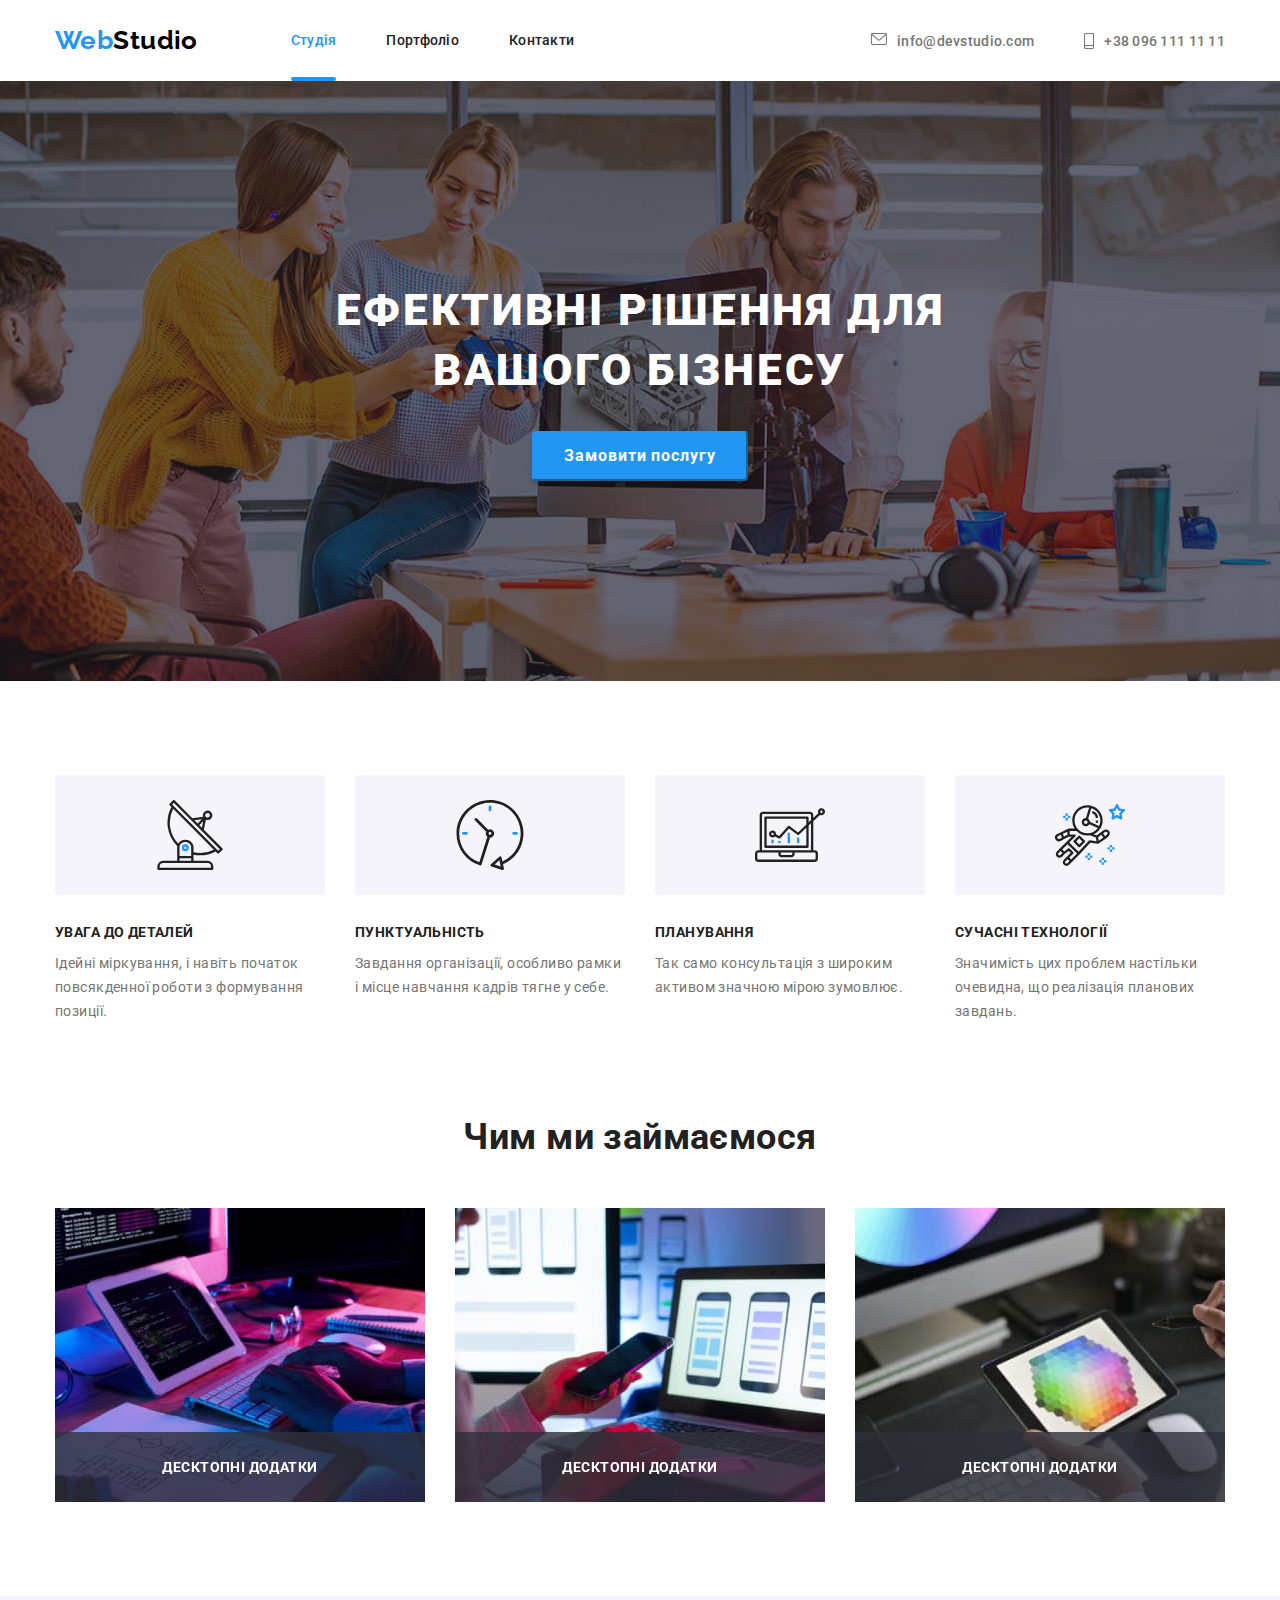
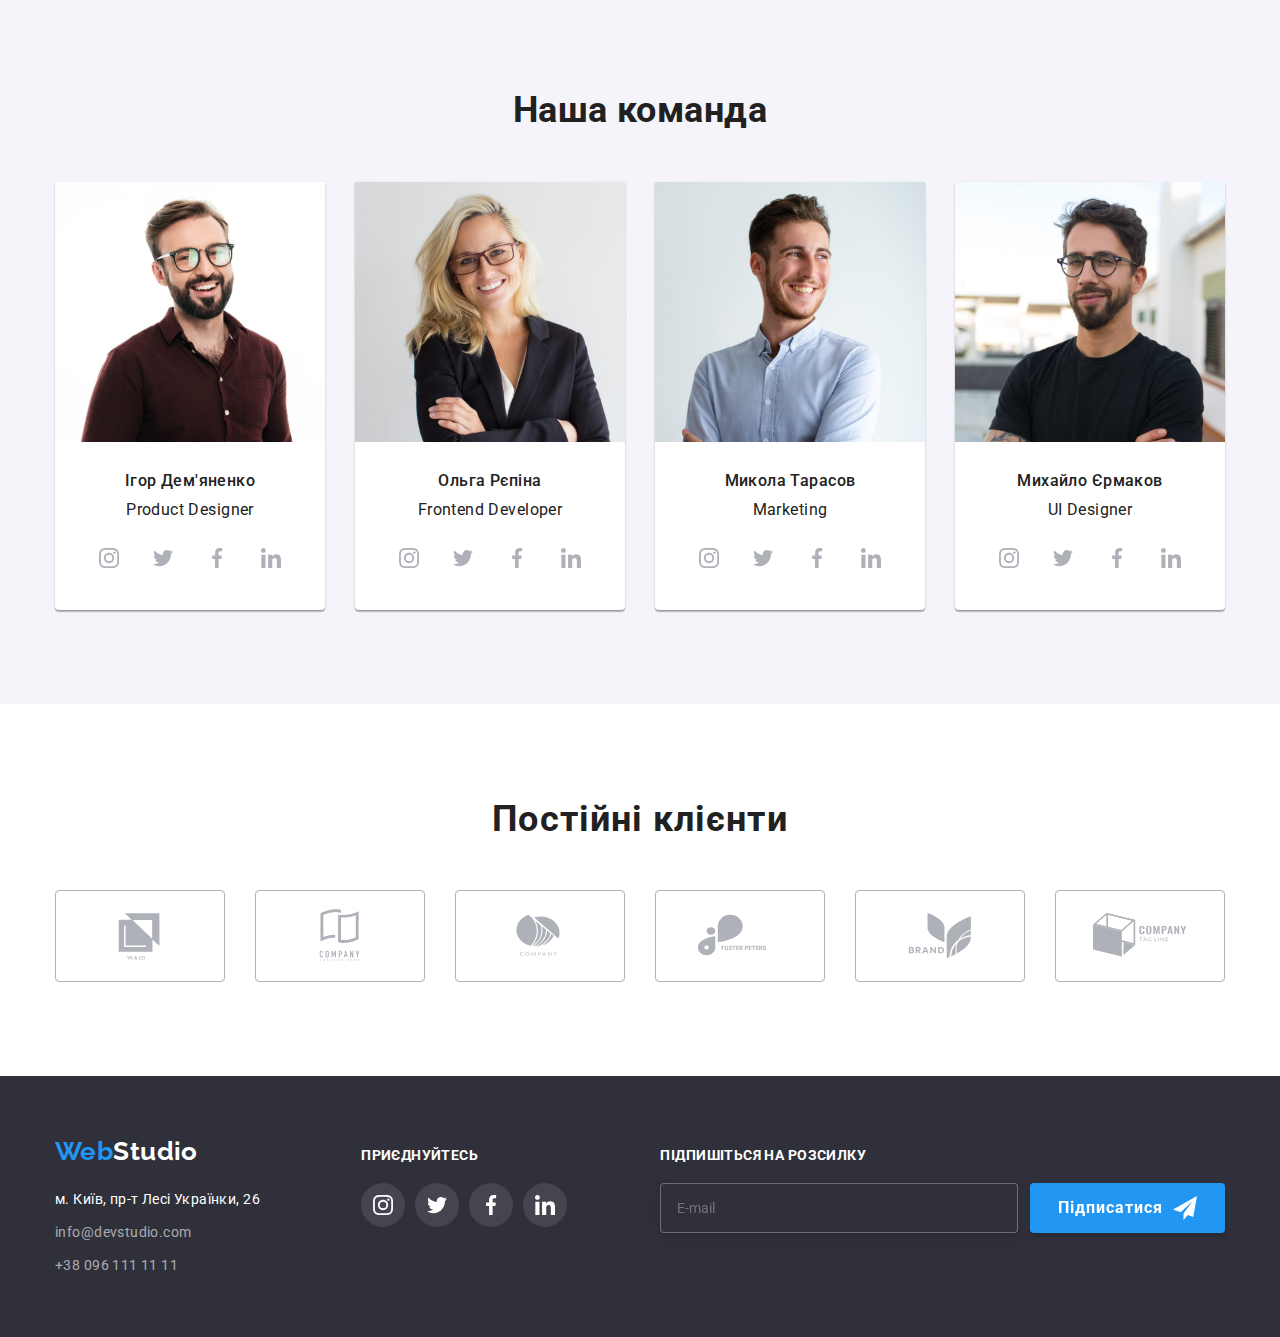
<file: index.html>
<!DOCTYPE html>
<html lang="uk">
<head>
    <meta charset="UTF-8">
    <meta http-equiv="X-UA-Compatible" content="IE=edge">
    <meta name="viewport" content="width=device-width, initial-scale=1.0">
    <title>WebStudio</title>
    <link rel="preconnect" href="https://fonts.googleapis.com">
    <link rel="preconnect" href="https://fonts.gstatic.com" crossorigin>
    <link href="https://fonts.googleapis.com/css2?family=Raleway:wght@700&family=Roboto:wght@400;500;700;900&display=swap"
        rel="stylesheet">
    <link rel="stylesheet" href="https://cdn.jsdelivr.net/npm/modern-normalize@1.1.0/modern-normalize.min.css">
    <link rel="stylesheet" href="./css/main.min.css">
    <!-- <link rel="stylesheet" href="./css/styles.css"> -->
  </head>

<body>
    <!-- HEADER - Верх сторінки з активними елементами -->
    <header class="header"> 
        <div class="header__content container">
            
            <a class="logotipe link" href="#" > 
                <span class="logotipe__web">Web</span>
                <span class="logotipe__studio">Studio</span> 
            </a>
            
            <nav class="navigation">
                
                <ul class="navigation__list list">
                    <li class="navigation__item"><a href="#" class="link navigation__link--active" > Студія </a></li>
                    <li class="navigation__item"><a href="./portfolio.html" class="link" >Портфоліо</a></li>
                    <li class="navigation__item"><a href="" class="link" >Контакти</a></li>
                </ul>
            </nav>

            <ul class="contact list">
                <li>
                    <a href="mailto:info@devstudio.com" class="contact link">
                    <svg class="contact__mail" width="16" height="12">
                        <use href="./images/icons.svg#icon-mail"></use>
                    </svg>
                    info@devstudio.com
                    </a>
                </li>
                <li><a href="tel:+380961111111" class="contact link"> 
                    <svg class="contact__tel" width="10" height="16">
                        <use href="./images/icons.svg#icon-tel"></use>
                    </svg>
                    +38 096 111 11 11
                    </a>
                </li>
            </ul>
        </div>
    </header>

    <main>
        <!-- CAP - Шапка -->
        
        <section class="cap">
            <div class="cap__container container">
                <h1 class="cap__title">Ефективні рішення для <br>
                    вашого бізнесу</h1>
                <button class="cap__button" type="button" data-modal-open> Замовити послугу</button>
            </div>
            
            <!-- MODAL FORM -->
            
            <div class="modal-backdrop is-hidden" data-modal>
                <div class="modal">
                    <button class="modal__icon" type="button" data-modal-close> 
                        <svg  class="modal__icon-svg" width="18" height="18">
                        <use  href="./images/icons.svg#icon-close-button"></use>
                        </svg>
                    </button>
                    <p class="modal__tytle">Залиште свої дані, ми вам передзвонимо</p>
                    
                               
                    
                    <form>
                        <div role="group" class="modal-group"> 
                           
                                
                            <div class="modal-group__item">    
                                <label class="modal-group__label" for="user-name">Ім'я</label>
                                <input class="modal-group__input" type="text" name="user-name" id="user-name">
                                <svg class="modal-group__icon" width="18" height="18">
                                    <use href="./images/icons.svg#icon-person"></use>
                                </svg>
                            </div>

                            <div class="modal-group__item">
                                <label class="modal-group__label" for="phone_number">Телефон</label>
                                <input class="modal-group__input" type="tel" name="phone_number" id="phone_number">
                                <svg class="modal-group__icon" width="18" height="18">
                                    <use href="./images/icons.svg#icon-phone"></use>
                                </svg>
                            </div>

                            <div class="modal-group__item">     
                                <label class="modal-group__label" for="email_user">Пошта</label>
                                <input class="modal-group__input" type="email" name="email_user" id="email_user">
                                <svg class="modal-group__icon" width="18" height="18">
                                    <use href="./images/icons.svg#icon-email"></use>
                                </svg>
                            </div>

                            <div class="modal-group__item">
                                <label class="modal-group__label" for="comment">Коментар</label>
                                <textarea class="modal-group__comment" name="comment" id="comment" placeholder="Введіть текст"></textarea>

                            </div>

                            <div class="modal-group__checkbox">
                                <input class="modal-group__input-polisy" type="checkbox" name="policy" id="policy" background-image>
                                <label class="modal-group__label-polisy" for="policy">Погоджуюся з розсилкою та приймаю <a class="modal-group__link-polisy" href="">Умови договору</a>
                                </label>
                            </div>
                            
                            
                            <button class="modal-group__button" type="submit">
                                Відправити
                            </button>
                        </div>
                        
                           
                            
                        
                    </form>
                </div>
            </div>

            <!-- END MODAL FORM -->

        </section>
        
        <!-- Features - Особливості -->
        <section class="features">

            <div class="features__container container">
            
                <h2 class="features__h2">Особливості</h2>

                <ul class="features__list list">
                    <li class="features__item">
                        <div class="features__icon">
                        <svg class="features__icon-antenna" width="70" height="70">
                            <use href="./images/icons.svg#icon-antenna"></use>
                        </svg>
                        </div>
                        <h3>УВАГА ДО ДЕТАЛЕЙ</h3>
                        <p> Ідейні міркування, і навіть початок повсякденної роботи з формування позиції.</p></li>
                                        
                    <li class="features__item">
                        <div class="features__icon">
                            <svg class="features__icon-clock" width="70" height="70">
                                <use href="./images/icons.svg#icon-clock"></use>
                            </svg>
                        </div>
                        <h3>ПУНКТУАЛЬНІСТЬ</h3>
                        <p> Завдання організації, особливо рамки і місце навчання кадрів тягне у себе.</p></li>
                            
                    <li class="features__item">
                        <div class="features__icon">
                            <svg class="features__icon-diagram" width="70" height="70">
                                <use href="./images/icons.svg#icon-diagram"></use>
                            </svg>
                        </div>
                        <h3>ПЛАНУВАННЯ</h3>
                        <p>Так само консультація з широким активом значною мірою зумовлює.</p></li>
                            
                    <li class="features__item">
                        <div class="features__icon">
                            <svg class="features__icon-astronaut" width="70" height="70">
                                <use href="./images/icons.svg#icon-astronaut"></use>
                            </svg>
                        </div>
                        <h3>СУЧАСНІ ТЕХНОЛОГІЇ</h3>
                        <p>Значимість цих проблем настільки очевидна, що реалізація планових завдань.</p></li>
                </ul>
            </div>
            </section>

        <!-- work - Чим ми займаємося -->
        <section class="work">
            <div class="work__container container">
                <h2 class="work__title">Чим ми займаємося</h2>
                
                <ul class="work__list list">
                    <div class="work__img">
                    <li><img src="./images/box1.jpg" alt="box1" width="370" height="294">
                        <p class="work-list__paragraf">
                        Десктопні додатки
                        </p>
                    </li>
                    </div>
                    <div class="work__img">
                        <li><img src="./images/box2.jpg" alt="box2" width="370" height="294">
                            <p class="work-list__paragraf">
                                Десктопні додатки
                            </p>
                        </li>
                    </div>
                    <div class="work__img">
                        <li><img src="./images/box3.jpg" alt="box3" width="370" height="294">
                            <p class="work-list__paragraf">
                                Десктопні додатки
                            </p>
                        </li>
                    </div>
                </ul>    
            </div>
        </section>
        
        <!-- team - Наша команда -->
        <section class="team">
        
            <div class="team__container container">
                <h2 class="team__title">Наша команда</h2>
                
                <ul class="team__list list"> 
                    <li class="team__item">
                        <img src="./images/ProductDesigner.jpg" alt="Ігор Дем'яненко" width="270" height="260">
                        <div class="team__info">
                            <h3>Ігор Дем'яненко</h3>
                            <p> Product Designer</p>
                            <ul class="team__social list">
                                <li>
                                    <a href="#" class="team__icon link">
                                        <svg class="icon-instagram" width="20" height="20">
                                            <use href="./images/icons.svg#icon-instagram"></use>
                                        </svg>
                                    </a>
                                </li>
                                    
                                <li>
                                    <a href="#" class="team__icon link">
                                        <svg class="icon-twitter" width="20" height="20">
                                            <use href="./images/icons.svg#icon-twitter"></use>
                                        </svg>
                                    </a>
                                </li>
                                    
                                <li>
                                <a href="#" class="team__icon link">
                                        <svg class="icon-facebook" width="20" height="20">
                                            <use href="./images/icons.svg#icon-facebook"></use>
                                        </svg>
                                    </a>
                                </li>
                                
                                <li>
                                <a href="#" class="team__icon link">
                                        <svg class="icon-linkedin" width="20" height="20">
                                            <use href="./images/icons.svg#icon-linkedin"></use>
                                        </svg>
                                    </a>
                                </li>
                            </ul> 
                                
                            
                        </div>

                        </li>
                    <li class="team__item">
                        <img src="./images/FrontendDeveloper.jpg" alt="Ольга Рєпіна" width="270" height="260">
                        <div class="team__info">
                            <h3>Ольга Рєпіна</h3>
                            <p>Frontend Developer</p>
                            <ul class="team__social list">
                                <li>
                                    <a href="#" class="team__icon link">
                                        <svg class="icon-instagram" width="20" height="20">
                                            <use href="./images/icons.svg#icon-instagram"></use>
                                        </svg>
                                    </a>
                                </li>
                            
                                <li>
                                    <a href="#" class="team__icon link">
                                        <svg class="icon-twitter" width="20" height="20">
                                            <use href="./images/icons.svg#icon-twitter"></use>
                                        </svg>
                                    </a>
                                </li>
                            
                                <li>
                                    <a href="#" class="team__icon link">
                                        <svg class="icon-facebook" width="20" height="20">
                                            <use href="./images/icons.svg#icon-facebook"></use>
                                        </svg>
                                    </a>
                                </li>
                            
                                <li>
                                    <a href="#" class="team__icon link">
                                        <svg class="icon-linkedin" width="20" height="20">
                                            <use href="./images/icons.svg#icon-linkedin"></use>
                                        </svg>
                                    </a>
                                </li>
                            </ul>
                            
                        </div>
                        </li>
                    <li class="team__item">
                        <img src="./images/Marketing.jpg" alt="Микола Тарасов" width="270" height="260">
                        <div class="team__info">
                            <h3>Микола Тарасов</h3>
                            <p> Marketing</p>
                            <ul class="team__social list">
                                <li>
                                    <a href="#" class="team__icon link">
                                        <svg class="icon-instagram" width="20" height="20">
                                            <use href="./images/icons.svg#icon-instagram"></use>
                                        </svg>
                                    </a>
                                </li>
                            
                                <li>
                                    <a href="#" class="team__icon link">
                                        <svg class="icon-twitter" width="20" height="20">
                                            <use href="./images/icons.svg#icon-twitter"></use>
                                        </svg>
                                    </a>
                                </li>
                            
                                <li>
                                    <a href="#" class="team__icon link">
                                        <svg class="icon-facebook" width="20" height="20">
                                            <use href="./images/icons.svg#icon-facebook"></use>
                                        </svg>
                                    </a>
                                </li>
                            
                                <li>
                                    <a href="#" class="team__icon link">
                                        <svg class="icon-linkedin" width="20" height="20">
                                            <use href="./images/icons.svg#icon-linkedin"></use>
                                        </svg>
                                    </a>
                                </li>
                            </ul>
                        </div>
                    </li>
                        <li class="team__item">
                                           
                        <img src="./images/UIDesigner.jpg" alt="Михайло Єрмаков" width="270" height="260">
                        <div class="team__info">
                            <h3>Михайло Єрмаков</h3>
                            <p>UI Designer</p>
                            <ul class="team__social list">
                                <li>
                                    <a href="#" class="team__icon link">
                                        <svg class="icon-instagram" width="20" height="20">
                                            <use href="./images/icons.svg#icon-instagram"></use>
                                        </svg>
                                    </a>
                                </li>
                            
                                <li>
                                    <a href="#" class="team__icon link">
                                        <svg class="icon-twitter" width="20" height="20">
                                            <use href="./images/icons.svg#icon-twitter"></use>
                                        </svg>
                                    </a>
                                </li>
                            
                                <li>
                                    <a href="#" class="team__icon link">
                                        <svg class="icon-facebook" width="20" height="20">
                                            <use href="./images/icons.svg#icon-facebook"></use>
                                        </svg>
                                    </a>
                                </li>
                            
                                <li>
                                    <a href="#" class="team__icon link">
                                        <svg class="icon-linkedin" width="20" height="20">
                                            <use href="./images/icons.svg#icon-linkedin"></use>
                                        </svg>
                                    </a>
                                </li>
                            </ul>
                        </div>

                        </li>
                        
                        
                </ul>
            </div>
        </section>

        <!-- Regular customers Постійні клієнти -->

        <section class="customers">
        
            <div class="customers__container container">
                
                <h2 class="customers__title">Постійні клієнти</h2>
                
                <ul class="customers__list list">
                    <li>
                        <a class="customers__icon" href="">
                                                            
                                <svg class="icon-logo" width="106" height="60">
                                    <use href="./images/icons.svg#icon-logo"></use>
                                </svg>
                                
                        </a></li>
                    <li>
                        <a class="customers__icon" href="">
                            
                            
                                <svg class="icon-logo-1" width="106" height="60">
                                    <use href="./images/icons.svg#icon-logo-1"></use>
                                </svg>
                            
                        </a></li>
                    <li>
                        <a class="customers__icon" href="">
                            
                                <svg class="icon-logo-2" width="106" height="60">
                                    <use href="./images/icons.svg#icon-logo-2"></use>
                                </svg>
                            
                        </a></li>
                    <li>
                        <a class="customers__icon" href="">
                            
                                <svg class="icon-logo-3" width="106" height="60">
                                    <use href="./images/icons.svg#icon-logo-3"></use>
                                </svg>
                            
                        </a></li>
                    <li>
                        <a class="customers__icon" href="">
                            
                                <svg class="icon-logo-4" width="106" height="60">
                                    <use href="./images/icons.svg#icon-logo-4"></use>
                                </svg>
                            
                        </a></li>
                    <li>
                        <a class="customers__icon" href="">
                            
                                <svg class="icon-logo-5" width="106" height="60">
                                    <use href="./images/icons.svg#icon-logo-5"></use>
                                </svg>
                            
                        </a></li>
                </ul>
                
                
        
                
        
        
                
            </div>
        </section>
    </main>

    <footer class="footer">

        <div class="footer__container container">
                <div>
                <a class="logotipe logotipe--margin link" href="#">
                    <span class="logotipe__web">Web</span>
                    <span class="logotipe__studio logotipe__studio--color">Studio</span>
                </a>
                <address class="footer__contact">
                    <ul class="address list">
                        <li><a class="address__item link" href="https://goo.gl/maps/Fz6GeaeqfLtcT4g48" target="_blank" rel="noopener norefferer nofollov">м. Київ, пр-т Лесі Українки, 26</a></li>
                        <li><a class="address__mail link" href="mailto:info@devstudio.com">info@devstudio.com</a></li>
                        <li><a class="address__tel link"href="tel:+380961111111">+38 096 111 11 11</a></li>
                    </ul>
                </address>
                </div>
                <div>
                    <p class="footer__title">
                        приєднуйтесь
                    </p>
                    <div class="footer__social">
                        <a href=# class="footer__icon link">
                            <svg class="icon-instagram" width="20" height="20">
                                <use href="./images/icons.svg#icon-instagram"></use>
                            </svg>
                        </a>
                        <a href=# class="footer__icon link">
                            <svg class="icon-twitter" width="20" height="20">
                                <use href="./images/icons.svg#icon-twitter"></use>
                            </svg>
                        </a>
                        <a href=# class="footer__icon link">
                            <svg class="icon-facebook" width="20" height="20">
                                <use href="./images/icons.svg#icon-facebook"></use>
                            </svg>
                        </a>
                        <a href=# class="footer__icon link">
                            <svg class="icon-linkedin" width="20" height="20">
                                <use href="./images/icons.svg#icon-linkedin"></use>
                            </svg>
                        </a>
                    </div>
                </div>
                <div class="footer__form">
                    <p class="footer__title">
                      Підпишіться на розсилку
                    </p>
                    <div role="group">
                        <form>
                            <div class="subscribe">
                                <input class="subscribe__input" type="email" name="email-user" id="email-user" placeholder="E-mail">
                                <button class="subscribe__button" type="submit">
                                    Підписатися
                                </button>
                                <svg class="icon-send" width="24" height="24">
                                    <use href="./images/icons.svg#icon-send"></use>
                                </svg>
                            </div>
                            
                                
                            
                        </form>
                    </div>
                </div>
        </div>
    </footer>
    
    <script src="./js/modal.js"></script>
    
</body>
</html>
</file>
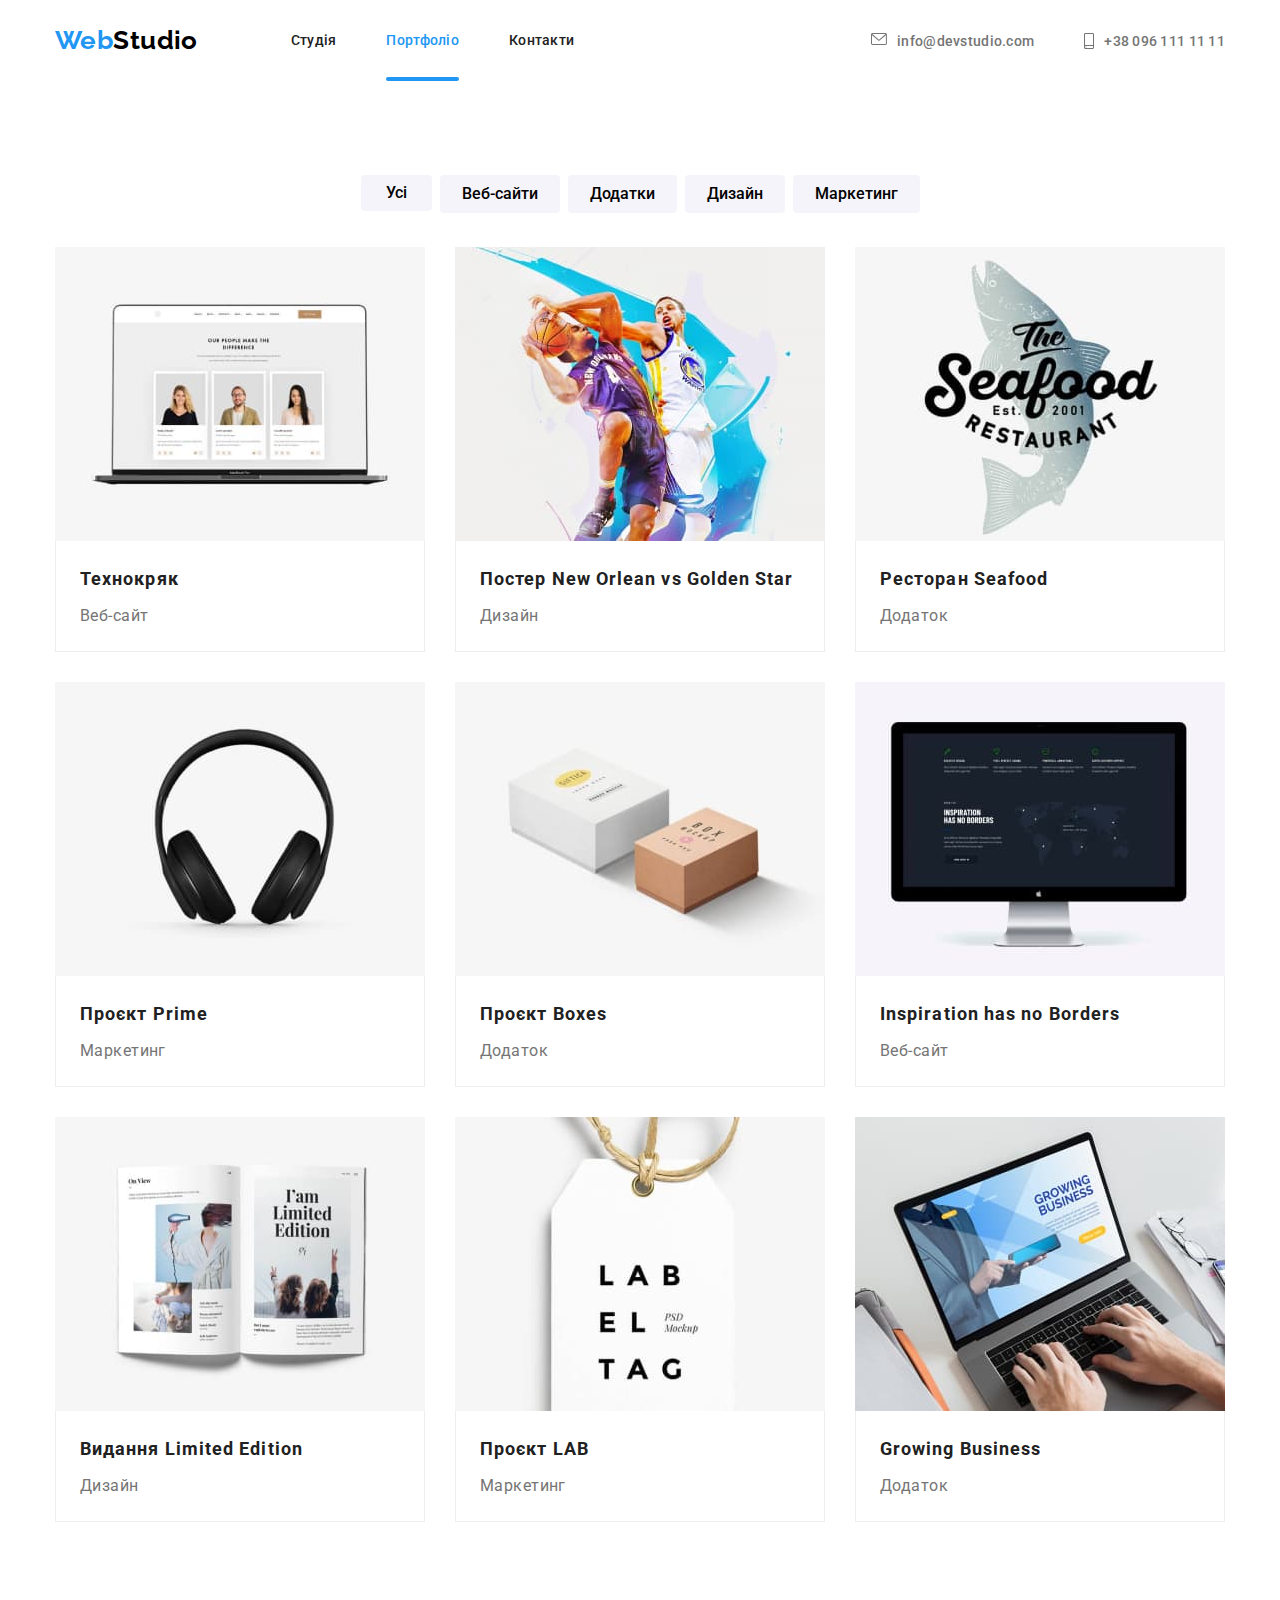
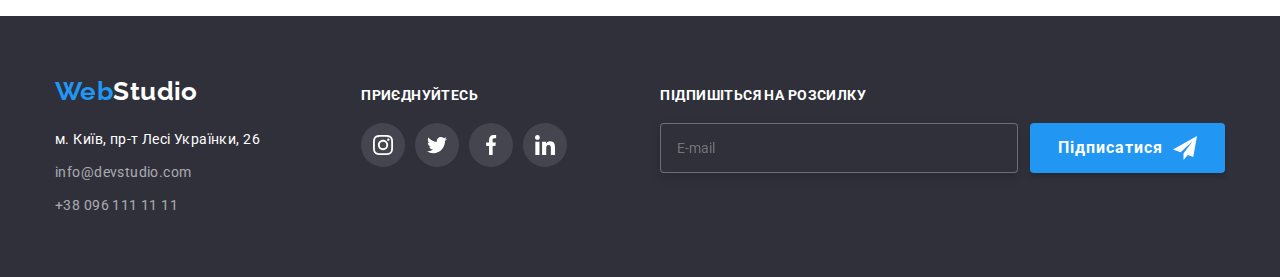
<file: portfolio.html>
<!DOCTYPE html>
<html lang="uk">

<head>
    <meta charset="UTF-8">
    <meta http-equiv="X-UA-Compatible" content="IE=edge">
    <meta name="viewport" content="width=device-width, initial-scale=1.0">
    <title>Portfolio</title>
    <link rel="preconnect" href="https://fonts.googleapis.com">
    <link rel="preconnect" href="https://fonts.gstatic.com" crossorigin>
    <link href="https://fonts.googleapis.com/css2?family=Raleway:wght@700&family=Roboto:wght@400;500;700;900&display=swap"
        rel="stylesheet">
    <link rel="stylesheet" href="https://cdn.jsdelivr.net/npm/modern-normalize@1.1.0/modern-normalize.min.css">
    <link rel="stylesheet" href="./css/main.min.css">
    <link rel="stylesheet" href="./css/styles.css">
</head>

<body>
    <!-- Верх сторінки з активними елементами -->
<header class="header">
    <div class="header__content container">

        <a class="logotipe link" href="#">
            <span class="logotipe__web">Web</span>
            <span class="logotipe__studio">Studio</span>
        </a>

        <nav class="navigation">

            <ul class="navigation__list list">
                <li class="navigation__item"><a href="./index.html" class="link"> Студія </a></li>
                <li class="navigation__item"><a href="#" class="link navigation__link--active">Портфоліо</a></li>
                <li class="navigation__item"><a href="" class="link">Контакти</a></li>
            </ul>
        </nav>

        <ul class="contact list">
            <li>
                <a href="mailto:info@devstudio.com" class="contact link">
                    <svg class="contact__mail" width="16" height="12">
                        <use href="./images/icons.svg#icon-mail"></use>
                    </svg>
                    info@devstudio.com
                </a>
            </li>
            <li><a href="tel:+380961111111" class="contact link">
                    <svg class="contact__tel" width="10" height="16">
                        <use href="./images/icons.svg#icon-tel"></use>
                    </svg>
                    +38 096 111 11 11
                </a>
            </li>
        </ul>
    </div>
</header>

    <main>
       
       
        
        <!-- Фільтри -->
        <section class="portfolio">
            <div class="container">    
                <h1 class="portfolio__visually-hidden" >Портфоліо</h1>

                <ul class="portfolio__filters list">
                        <li><button class="portfolio__buttonall" type="button">Усі</button></li>
                        <li><button class="portfolio__filtersbutton" type="button"> Веб-сайти</button></li>
                        <li><button class="portfolio__filtersbutton" type="button"> Додатки</button></li>
                        <li><button class="portfolio__filtersbutton" type="button"> Дизайн</button></li>
                        <li><button class="portfolio__filtersbutton" type="button"> Маркетинг</button></li>
                </ul>
                

                            <!-- Портфоліо -->

                <ul class="portfolio__list list">
                                        
                        <li class="portfolio__item">
                            <div class="portfolio__overley">
                            <a class="portfolio__link link" href="">
                                <img src="./images/Portfolio-Tehno.jpg" alt="Технокряк" width="370" height="294">
                                <p class="portfolio__text">
                                    Ресурс пропонує комплексні пропозиції з різним рівнем функціоналу та сервісів. 
                                    Все це дозволить відвідувачу отримати
                                    вичерпні відомості про компанію чи приватну особу.
                                </p>
                            </div>
                                <div class="portfolio__info">
                                    <h2>Технокряк</h2>
                                    <p>Веб-сайт</p>
                                </div>
                            </a>
                           
                            
                                    
                                
                            
                            
                        </li>
                    
                    
                    
                        <li class="portfolio__item">
                            <div class="portfolio__overley">
                            <a class="portfolio__link link" href="">
                            <img src="./images/Portfolio-New-Orlean-vs-Golden-Star.jpg" alt="Постер" width="370" height="294">
                                    <p class="portfolio__text">
                                    Ресурс пропонує комплексні пропозиції з різним рівнем функціоналу та сервісів. 
                                    Все це дозволить відвідувачу отримати
                                    вичерпні відомості про компанію чи приватну особу.
                                </p>    
                        </div>
                            <div class="portfolio__info">
                                <h2>Постер New Orlean vs Golden Star</h2>
                                <p>Дизайн</p>
                            </div>
                            </a>
                            
                            
                        </li>
                    
                    
                    
                        <li class="portfolio__item">
                            <div class="portfolio__overley">
                            <a class="portfolio__link link" href="">
                                <img src="./images/Portfolio-Restaurant-Seafood.jpg" alt="Ресторан" width="370" height="294">
                            <p class="portfolio__text">
                                    Ресурс пропонує комплексні пропозиції з різним рівнем функціоналу та сервісів. 
                                    Все це дозволить відвідувачу отримати
                                    вичерпні відомості про компанію чи приватну особу.
                                </p>    
                            </div>
                                <div class="portfolio__info">
                                    <h2>Ресторан Seafood</h2>
                                    <p>Додаток</p>
                                </div>
                            </a>
                            
                        </li>
                    
                    
                    
                        <li class="portfolio__item">
                            <div class="portfolio__overley">
                            <a class="portfolio__link link" href="">
                                <img src="./images/Portfolio-Project-Prime.jpg" alt="Проєкт Prime" width="370" height="294">
                            <p class="portfolio__text">
                                    Ресурс пропонує комплексні пропозиції з різним рівнем функціоналу та сервісів. 
                                    Все це дозволить відвідувачу отримати
                                    вичерпні відомості про компанію чи приватну особу.
                                </p>    
                            </div>
                                <div class="portfolio__info">
                                
                                    <h2>Проєкт Prime</h2>
                                    <p>Маркетинг</p>
                                </div>
                            </a>
                           
                        </li>
                    
                    
                    
                        <li class="portfolio__item">
                            <div class="portfolio__overley">
                            <a class="portfolio__link link" href="">
                                <img src="./images/Portfolio-Project-Boxes.jpg" alt="Проєкт Boxes" width="370" height="294">
                            <p class="portfolio__text">
                                    Ресурс пропонує комплексні пропозиції з різним рівнем функціоналу та сервісів. 
                                    Все це дозволить відвідувачу отримати
                                    вичерпні відомості про компанію чи приватну особу.
                                </p>    
                            </div>
                                <div class="portfolio__info">
                                
                                    <h2>Проєкт Boxes</h2>
                                    <p>Додаток</p>
                                </div>
                            </a>
                            
                        </li>
                    
                    
                    
                        <li class="portfolio__item">
                            <div class="portfolio__overley">
                            <a class="portfolio__link link" href="">
                                <img src="./images/Portfolio-Inspiration-has-no-Borders.jpg" alt="Inspiration has no Borders" width="370" height="294">
                            <p class="portfolio__text">
                                    Ресурс пропонує комплексні пропозиції з різним рівнем функціоналу та сервісів. 
                                    Все це дозволить відвідувачу отримати
                                    вичерпні відомості про компанію чи приватну особу.
                                </p>    
                            </div>
                                <div class="portfolio__info">
                                    <h2>Inspiration has no Borders</h2>
                                    <p>Веб-сайт</p>
                                </div>
                            </a>
                            
                        </li>
                    
                    
                    
                        <li class="portfolio__item">
                            <div class="portfolio__overley">
                            <a class="portfolio__link link" href="">
                                <img src="./images/Portfolio-Limited-Edition.jpg" alt="Видання Limited Edition" width="370" height="294">
                            <p class="portfolio__text">
                                    Ресурс пропонує комплексні пропозиції з різним рівнем функціоналу та сервісів. 
                                    Все це дозволить відвідувачу отримати
                                    вичерпні відомості про компанію чи приватну особу.
                                </p>    
                            </div>
                                <div class="portfolio__info">
                                    <h2>Видання Limited Edition</h2>
                                    <p>Дизайн</p>
                                </div>
                            </a>
                                                       
                        </li>
                    
                    
                    
                        <li class="portfolio__item">
                            <div class="portfolio__overley">
                            <a class="portfolio__link link" href="">
                                <img src="./images/Portfolio-Project-LAB.jpg" alt="Проєкт LAB" width="370" height="294">
                            <p class="portfolio__text">
                                    Ресурс пропонує комплексні пропозиції з різним рівнем функціоналу та сервісів. 
                                    Все це дозволить відвідувачу отримати
                                    вичерпні відомості про компанію чи приватну особу.
                                </p>    
                            </div>
                                <div class="portfolio__info">
                                    <h2>Проєкт LAB</h2>
                                    <p>Маркетинг</p>
                                </div>
                            </a>
                            
                        </li>
                    
                    
                    
                        <li class="portfolio__item">
                            <div class="portfolio__overley">
                            <a class="portfolio__link link" href="">
                                <img src="./images/Portfolio-Growing-Business.jpg" alt="Growing Business" width="370" height="294">
                            <p class="portfolio__text">
                                    Ресурс пропонує комплексні пропозиції з різним рівнем функціоналу та сервісів. 
                                    Все це дозволить відвідувачу отримати
                                    вичерпні відомості про компанію чи приватну особу.
                                </p>    
                            </div>
                                <div class="portfolio__info">
                                    <h2>Growing Business</h2>
                                    <p>Додаток</p>
                                </div>
                            </a>
                            
                        </li>
                    
                </ul>

            </div>
        </section>
    </main>

    <footer class="footer">
    
        <div class="footer__container container">
            <div>
                <a class="logotipe logotipe--margin link" href="#">
                    <span class="logotipe__web">Web</span>
                    <span class="logotipe__studio logotipe__studio--color">Studio</span>
                </a>
                <address class="footer__contact">
                    <ul class="address list">
                        <li><a class="address__item link" href="https://goo.gl/maps/Fz6GeaeqfLtcT4g48" target="_blank"
                                rel="noopener norefferer nofollov">м. Київ, пр-т Лесі Українки, 26</a></li>
                        <li><a class="address__mail link" href="mailto:info@devstudio.com">info@devstudio.com</a></li>
                        <li><a class="address__tel link" href="tel:+380961111111">+38 096 111 11 11</a></li>
                    </ul>
                </address>
            </div>
            <div>
                <p class="footer__title">
                    приєднуйтесь
                </p>
                <div class="footer__social">
                    <a href=# class="footer__icon link">
                        <svg class="icon-instagram" width="20" height="20">
                            <use href="./images/icons.svg#icon-instagram"></use>
                        </svg>
                    </a>
                    <a href=# class="footer__icon link">
                        <svg class="icon-twitter" width="20" height="20">
                            <use href="./images/icons.svg#icon-twitter"></use>
                        </svg>
                    </a>
                    <a href=# class="footer__icon link">
                        <svg class="icon-facebook" width="20" height="20">
                            <use href="./images/icons.svg#icon-facebook"></use>
                        </svg>
                    </a>
                    <a href=# class="footer__icon link">
                        <svg class="icon-linkedin" width="20" height="20">
                            <use href="./images/icons.svg#icon-linkedin"></use>
                        </svg>
                    </a>
                </div>
            </div>
            <div class="footer__form">
                <p class="footer__title">
                    Підпишіться на розсилку
                </p>
                <div role="group">
                    <form>
                        <div class="subscribe">
                            <input class="subscribe__input" type="email" name="email-user" id="email-user"
                                placeholder="E-mail">
                            <button class="subscribe__button" type="submit">
                                Підписатися
                            </button>
                            <svg class="icon-send" width="24" height="24">
                                <use href="./images/icons.svg#icon-send"></use>
                            </svg>
                        </div>
    
    
    
                    </form>
                </div>
            </div>
        </div>
    </footer>

    <script src="./js/modal.js"></script>

</body>

</html>
</file>
<file: css/styles.css>

</file>
<file: css/main.min.css>
html{-webkit-box-sizing:border-box;box-sizing:border-box}*,*::before,*::after{-webkit-box-sizing:inherit;box-sizing:inherit}:root{--second-font: "Raleway", sans-serif;--color-body: #212121;--color-body-second: #757575;--accent-color: #2196F3}h1,h2,h3,h4,h5,h6,p{margin:0}.link{text-decoration:none;color:var(--color-body)}.list{list-style:none;margin:0px;padding:0px}img{display:block}label{margin:0;padding:0;border:0}input{margin:0;padding:0;border:0}textarea{margin:0;padding:0;border:0}body{font-family:"Roboto",sans-serif;font-size:14px;letter-spacing:.03em;color:var(--color-body)}section{padding-top:94px;padding-bottom:94px}.container{width:1200px;padding-left:15px;padding-right:15px;margin-left:auto;margin-right:auto}.header{padding-top:25px;padding-bottom:25px}.header__content{display:-webkit-box;display:-ms-flexbox;display:flex;-webkit-box-align:center;-ms-flex-align:center;align-items:center}.contact{display:-webkit-box;display:-ms-flexbox;display:flex;margin-left:auto;color:var(--color-body-second);font-weight:500;font-size:14px;line-height:1.1428571429;letter-spacing:.02em}.contact>li:not(:last-child){margin-right:50px}.contact:hover,.contact:focus{color:#2196f3}.contact__mail{display:-webkit-box;display:-ms-flexbox;display:flex;margin-right:10px;fill:currentColor;-webkit-box-align:center;-ms-flex-align:center;align-items:center;-webkit-box-pack:center;-ms-flex-pack:center;justify-content:center}.contact__mail:hover,.contact__mail:focus{color:#2196f3;-webkit-transition:250 cubic-bezier(0.4, 0, 0.2, 1);transition:250 cubic-bezier(0.4, 0, 0.2, 1)}.contact__tel{display:-webkit-box;display:-ms-flexbox;display:flex;margin-right:10px;fill:currentColor;-webkit-box-align:center;-ms-flex-align:center;align-items:center;-webkit-box-pack:center;-ms-flex-pack:center;justify-content:center}.contact__tel:hover,.contact__tel:focus{color:#2196f3}.logotipe{display:-webkit-box;display:-ms-flexbox;display:flex;margin-right:93px;font-family:var(--second-font);font-weight:700;font-size:26px;line-height:1.1923076923}.logotipe__web{color:#2196f3}.logotipe__studio{color:#000}.navigation{display:-webkit-box;display:-ms-flexbox;display:flex;-webkit-box-align:center;-ms-flex-align:center;align-items:center}.navigation__list{display:-webkit-box;display:-ms-flexbox;display:flex;font-weight:500;line-height:1.14;letter-spacing:.02em;color:var(--color-body)}.navigation__list>li:not(:last-child){margin-right:50px}.navigation__list:hover,.navigation__list:focus{color:#2196f3;-webkit-transition:cubic-bezier(0.4, 0, 0.2, 1);transition:cubic-bezier(0.4, 0, 0.2, 1)}.navigation__item{position:relative}.navigation__link--active{color:#2196f3}.navigation__link--active::after{display:inline-block;content:"";position:absolute;top:44px;left:0%;width:100%;height:4px;opacity:1;background:#2196f3;border-radius:2px}.cap{position:relative;background:#c4c4c4;background-image:-webkit-gradient(linear, left top, left bottom, from(rgba(47, 48, 58, 0.4)), to(rgba(47, 48, 58, 0.4))),url(../images/Bg-hero.png);background-image:linear-gradient(rgba(47, 48, 58, 0.4), rgba(47, 48, 58, 0.4)),url(../images/Bg-hero.png);background-repeat:no-repeat;background-position:center;background-size:cover;padding-top:200px;padding-bottom:200px;margin-left:auto;margin-right:auto;max-width:1600px;border:none}.cap__container{margin-left:auto;margin-right:auto;text-align:center}.cap__title{display:inline-block;margin-bottom:30px;font-weight:900;font-size:44px;line-height:1.36;letter-spacing:.06em;text-transform:uppercase;color:#fff}.cap__button{display:-webkit-box;display:-ms-flexbox;display:flex;width:216px;height:50px;-webkit-box-align:center;-ms-flex-align:center;align-items:center;-webkit-box-pack:center;-ms-flex-pack:center;justify-content:center;margin-right:auto;margin-left:auto;font-weight:700;font-size:16px;line-height:1.87;letter-spacing:.06em;font-family:inherit;color:#fff;background:#2196f3;-webkit-box-shadow:0px 4px 4px rgba(0,0,0,.15);box-shadow:0px 4px 4px rgba(0,0,0,.15);border-radius:4px;border-color:#2196f4;cursor:pointer}.cap__button:hover,.cap__button:focus,.cap__button:active{background:#188ce8;-webkit-transition:cubic-bezier(0.4, 0, 0.2, 1);transition:cubic-bezier(0.4, 0, 0.2, 1)}.modal-backdrop{position:fixed;left:50%;top:50%;-webkit-transform:translate(-50%, -50%);transform:translate(-50%, -50%);width:1600px;height:1024px;background:rgba(0,0,0,.2)}.modal-backdrop.is-hidden{opacity:0;pointer-events:none}.modal{position:absolute;left:50%;top:50%;-webkit-transform:translate(-50%, -50%);transform:translate(-50%, -50%);width:528px;height:581px;padding:40px;background:#fff;-webkit-box-shadow:0px 1px 3px rgba(0,0,0,.12),0px 1px 1px rgba(0,0,0,.14),0px 2px 1px rgba(0,0,0,.2);box-shadow:0px 1px 3px rgba(0,0,0,.12),0px 1px 1px rgba(0,0,0,.14),0px 2px 1px rgba(0,0,0,.2);border-radius:4px}.modal__icon{position:absolute;display:-webkit-box;display:-ms-flexbox;display:flex;-webkit-box-align:center;-ms-flex-align:center;align-items:center;-webkit-box-pack:center;-ms-flex-pack:center;justify-content:center;right:10px;top:10px;width:30px;height:30px;background:#fff;border-radius:50%;border:1px solid rgba(0,0,0,.1);cursor:pointer}.modal__icon:hover,.modal__icon:focus,.modal__icon-svg{fill:#2196f3}.modal__tytle{margin-bottom:12px;font-weight:700;font-size:20px;line-height:1.15;text-align:center;letter-spacing:.03em;color:#212121}.modal-group{display:-webkit-box;display:-ms-flexbox;display:flex;-webkit-box-orient:vertical;-webkit-box-direction:normal;-ms-flex-direction:column;flex-direction:column}.modal-group__item{position:relative}.modal-group__label{display:block;margin-bottom:4px;font-weight:400;font-size:12px;line-height:1.1666666667;letter-spacing:.01em;color:var(--color-body-second)}.modal-group__input{width:448px;height:40px;margin-bottom:10px;padding-left:42px;border:1px solid rgba(33,33,33,.2);border-radius:4px}.modal-group__input:hover,.modal-group__input:focus{border:1px solid #2196f3}.modal-group__comment{width:448px;height:120px;margin-bottom:20px;padding:12px 16px;border:1px solid rgba(33,33,33,.2);border-radius:4px;resize:none;font-weight:400;font-size:12px;line-height:14px;letter-spacing:.01em;color:rgba(117,117,117,.5)}.modal-group__button{display:-webkit-box;display:-ms-flexbox;display:flex;width:200px;height:50px;-webkit-box-align:center;-ms-flex-align:center;align-items:center;-webkit-box-pack:center;-ms-flex-pack:center;justify-content:center;margin-right:auto;margin-left:auto;font-weight:700;font-size:16px;line-height:1.875;letter-spacing:.06em;color:#fff;background:#2196f3;-webkit-box-shadow:0px 4px 4px rgba(0,0,0,.15);box-shadow:0px 4px 4px rgba(0,0,0,.15);border:none;border-radius:4px;cursor:pointer}.modal-group__icon{position:absolute;left:12px;top:27px}.modal-group__input:hover+.modal-group__icon,.modal-group__input:focus+.modal-group__icon{fill:var(--accent-color)}.modal-group__checkbox{position:relative;display:-webkit-box;display:-ms-flexbox;display:flex;-webkit-box-align:center;-ms-flex-align:center;align-items:center;margin-bottom:30px}.modal-group__input-polisy{-webkit-appearance:none;-moz-appearance:none;appearance:none;width:16px;height:15px;margin-left:12px;border:1px solid #212121;border-radius:4px;background-image:url("data:image/svg+xml,%3Csvg width='16' height='15' viewBox='0 0 16 15' fill='none' xmlns='http://www.w3.org/2000/svg'%3E%3Crect width='16' height='15' rx='2' fill='%232196F3'/%3E%3Cpath d='M3.95703 7.75166L3.88825 7.68604L3.81923 7.75141L2.93123 8.59258L2.85486 8.66492L2.93097 8.73753L6.42671 12.0724L6.49574 12.1382L6.56476 12.0724L14.069 4.91352L14.1449 4.84116L14.069 4.76881L13.1873 3.92764L13.1183 3.86183L13.0493 3.92761L6.49577 10.1735L3.95703 7.75166Z' fill='white' stroke='white' stroke-width='0.2'/%3E%3C/svg%3E");background-repeat:no-repeat;background-position:center;background-size:0;-webkit-transition:cubic-bezier(0.4, 0, 0.2, 1);transition:cubic-bezier(0.4, 0, 0.2, 1);cursor:pointer}.modal-group__input-polisy:checked{background-size:16px 15px;-webkit-transition:cubic-bezier(0.4, 0, 0.2, 1);transition:cubic-bezier(0.4, 0, 0.2, 1)}.modal-group__label-polisy{width:100%;height:24px;margin-left:10px;font-size:14px;line-height:1.7142857143;letter-spacing:.03em;color:var(--color-body-second)}.modal-group__link-polisy{color:#2196f3}.portfolio__visually-hidden,.features__h2{position:absolute;width:1px;height:1px;margin:-1px;border:0;padding:0;white-space:nowrap;-webkit-clip-path:inset(100%);clip-path:inset(100%);clip:rect(0 0 0 0);overflow:hidden}.features__list{display:-webkit-box;display:-ms-flexbox;display:flex;gap:30px;-webkit-box-pack:center;-ms-flex-pack:center;justify-content:center}.features__item{-ms-flex-preferred-size:calc((100% - 90px)/4);flex-basis:calc((100% - 90px)/4)}.features__list h3{margin-top:0px;margin-bottom:10px;font-weight:700;line-height:1.14;font-size:14px;text-transform:uppercase}.features__list p{font-family:"Roboto";font-style:normal;font-weight:400;line-height:24px;color:var(--color-body-second)}.features__icon{display:-webkit-box;display:-ms-flexbox;display:flex;margin-bottom:30px;width:270px;height:120px;-webkit-box-align:center;-ms-flex-align:center;align-items:center;-webkit-box-pack:center;-ms-flex-pack:center;justify-content:center;background:#f5f4fa;border-radius:4px}.features__icon-antenna{display:-webkit-box;display:-ms-flexbox;display:flex;fill:currentColor}.features__icon-clock{display:-webkit-box;display:-ms-flexbox;display:flex;fill:currentColor}.features__icon-diagram{display:-webkit-box;display:-ms-flexbox;display:flex;fill:currentColor}.features__icon-astronaut{display:-webkit-box;display:-ms-flexbox;display:flex;fill:currentColor}.work{padding-top:0}.work__title{font-weight:700;font-size:36px;line-height:1.16;text-align:center;margin-bottom:50px}.work__list{display:-webkit-box;display:-ms-flexbox;display:flex}.work__list>div:not(:last-child){margin-right:30px}.work__img{position:relative}.work-list__paragraf{display:-webkit-box;display:-ms-flexbox;display:flex;position:absolute;left:0;bottom:0;width:100%;height:70px;background:rgba(47,48,58,.8);font-weight:700;font-size:14px;line-height:1.1428571429;-webkit-box-pack:center;-ms-flex-pack:center;justify-content:center;-webkit-box-align:center;-ms-flex-align:center;align-items:center;letter-spacing:.03em;text-transform:uppercase;color:#fff}.team{background:#f5f4fa;max-width:1600px;margin-right:auto;margin-left:auto}.team__title{margin-bottom:50px;font-weight:700;font-size:36px;line-height:1.16;text-align:center}.team__list{display:-webkit-box;display:-ms-flexbox;display:flex}.team__list>li:not(:last-child){margin-right:30px}.team__item{background:#fff;-webkit-box-shadow:0px 1px 3px rgba(0,0,0,.12),0px 1px 1px rgba(0,0,0,.14),0px 2px 1px rgba(0,0,0,.2);box-shadow:0px 1px 3px rgba(0,0,0,.12),0px 1px 1px rgba(0,0,0,.14),0px 2px 1px rgba(0,0,0,.2);border-radius:0px 0px 4px 4px}.team__info{padding-top:30px;padding-bottom:30px;padding-left:auto;padding-right:auto}.team h3{margin-bottom:10px;font-weight:500;font-size:16px;line-height:1.18;text-align:center}.team p{font-size:16px;line-height:1.18;text-align:center}.team__social{display:-webkit-box;display:-ms-flexbox;display:flex;-webkit-box-pack:center;-ms-flex-pack:center;justify-content:center;gap:10px;margin-top:16px}.team__icon{width:44px;height:44px;display:-webkit-box;display:-ms-flexbox;display:flex;-webkit-box-pack:center;-ms-flex-pack:center;justify-content:center;-webkit-box-align:center;-ms-flex-align:center;align-items:center;color:#afb1b8;border-radius:50%}.team__icon:hover,.team__icon:focus,.team__icon:active{background:#2196f3;-webkit-transition:cubic-bezier(0.4, 0, 0.2, 1);transition:cubic-bezier(0.4, 0, 0.2, 1)}.team__icon:hover,.team__icon:focus,.team__icon:active{color:#fff;-webkit-transition:cubic-bezier(0.4, 0, 0.2, 1);transition:cubic-bezier(0.4, 0, 0.2, 1)}.icon-instagram,.icon-twitter,.icon-facebook,.icon-linkedin{fill:currentColor}.customers__title{margin-bottom:50px;font-weight:700;font-size:36px;line-height:42px;text-align:center;letter-spacing:.03em;color:#212121}.customers__list{display:-webkit-box;display:-ms-flexbox;display:flex;gap:30px}.customers__icon{display:-webkit-box;display:-ms-flexbox;display:flex;-webkit-box-pack:center;-ms-flex-pack:center;justify-content:center;-webkit-box-align:center;-ms-flex-align:center;align-items:center;width:170px;height:92px;color:#afb1b8;border:1px solid #afb1b8;border-radius:4px}.customers__icon:hover,.customers__icon:focus,.customers__icon:active{border-color:#2196f3;color:#2196f3;-webkit-transition:cubic-bezier(0.4, 0, 0.2, 1);transition:cubic-bezier(0.4, 0, 0.2, 1)}.icon-logo,.icon-logo-1,.icon-logo-2,.icon-logo-3,.icon-logo-4,.icon-logo-5{fill:currentColor}.footer{background:#2f303a;padding-top:60px;padding-bottom:60px;max-width:1600px;margin-right:auto;margin-left:auto}.footer__container{display:-webkit-box;display:-ms-flexbox;display:flex;gap:70px;-webkit-box-align:baseline;-ms-flex-align:baseline;align-items:baseline;-webkit-box-pack:justify;-ms-flex-pack:justify;justify-content:space-between}.logotipe--margin{margin-bottom:20px}.logotipe__studio--color{color:#fff}.footer__contact{font-style:normal}.address>li:not(:last-child){padding-bottom:9px}.address__item{font-size:14px;line-height:1.7142857143;letter-spacing:.03em;color:#fff}.address__item:hover,.address__item:focus{color:#2196f3;-webkit-transition:cubic-bezier(0.4, 0, 0.2, 1);transition:cubic-bezier(0.4, 0, 0.2, 1)}.address__mail,.address__tel{font-size:14px;line-height:24px;letter-spacing:.03em;color:rgba(255,255,255,.6)}.address__mail:hover,.address__mail:focus,.address__mail:active{color:#2196f3;-webkit-transition:cubic-bezier(0.4, 0, 0.2, 1);transition:cubic-bezier(0.4, 0, 0.2, 1)}.address__tel:hover,.address__tel:focus,.address__tel:active{color:#2196f3;-webkit-transition:cubic-bezier(0.4, 0, 0.2, 1);transition:cubic-bezier(0.4, 0, 0.2, 1)}.footer__title{margin-bottom:20px;font-weight:700;font-size:14px;line-height:1.1428571429;letter-spacing:.03em;text-transform:uppercase;color:#fff}.footer__social{display:-webkit-box;display:-ms-flexbox;display:flex;-webkit-box-pack:center;-ms-flex-pack:center;justify-content:center;gap:10px;margin-top:20px}.footer__icon{width:44px;height:44px;display:-webkit-box;display:-ms-flexbox;display:flex;-webkit-box-pack:center;-ms-flex-pack:center;justify-content:center;-webkit-box-align:center;-ms-flex-align:center;align-items:center;color:#fff;background:rgba(255,255,255,.1);border-radius:50%}.footer__icon:hover,.footer__icon:focus,.footer__icon:active{background:#2196f3;-webkit-transition:cubic-bezier(0.4, 0, 0.2, 1);transition:cubic-bezier(0.4, 0, 0.2, 1)}.footer__form{margin-left:23px}.subscribe{position:relative;display:-webkit-box;display:-ms-flexbox;display:flex;-webkit-box-pack:center;-ms-flex-pack:center;justify-content:center;-webkit-box-align:center;-ms-flex-align:center;align-items:center}.subscribe__input{width:358px;height:50px;padding-left:16px;border:1px solid rgba(255,255,255,.3);-webkit-filter:drop-shadow(0px 4px 4px rgba(0, 0, 0, 0.15));filter:drop-shadow(0px 4px 4px rgba(0, 0, 0, 0.15));border-radius:4px;background:#2f303a;color:rgba(255,255,255,.6)}.icon-send{position:absolute;top:13px;right:28px;fill:#fff}.subscribe__button{margin-left:12px;padding-left:28px;padding-right:62px;max-width:200px;height:50px;font-weight:700;font-size:16px;line-height:1.875;letter-spacing:.06em;color:#fff;background:#2196f3;-webkit-box-shadow:0px 4px 4px rgba(0,0,0,.15);box-shadow:0px 4px 4px rgba(0,0,0,.15);border-radius:4px;border:none;cursor:pointer}.portfolio__filters{display:-webkit-box;display:-ms-flexbox;display:flex;-webkit-box-pack:center;-ms-flex-pack:center;justify-content:center;margin-bottom:34px}.portfolio__filters>li:not(:last-child){margin-right:8px}.portfolio__buttonall{padding-top:6px;padding-bottom:6px;padding-right:25px;padding-left:25px;border:none;background:#f5f4fa;border-radius:4px;font-weight:500;font-size:16px;line-height:1.5;text-align:center;font-family:inherit;cursor:pointer}.portfolio__buttonall:hover,.portfolio__buttonall:focus{background:#2196f3;color:#f5f4fa;-webkit-box-shadow:0px 3px 1px rgba(0,0,0,.1),0px 1px 2px rgba(0,0,0,.08),0px 2px 2px rgba(0,0,0,.12);box-shadow:0px 3px 1px rgba(0,0,0,.1),0px 1px 2px rgba(0,0,0,.08),0px 2px 2px rgba(0,0,0,.12);-webkit-transition:cubic-bezier(0.4, 0, 0.2, 1);transition:cubic-bezier(0.4, 0, 0.2, 1)}.portfolio__filtersbutton{padding-top:6px;padding-bottom:6px;padding-right:22px;padding-left:22px;border:none;background:#f5f4fa;border-radius:4px;font-weight:500;font-size:16px;line-height:26px;text-align:center;font-family:inherit;cursor:pointer}.portfolio__filtersbutton:hover,.portfolio__filtersbutton:focus,.portfolio__filtersbutton:active{background:#2196f3;color:#f5f4fa;-webkit-box-shadow:0px 3px 1px rgba(0,0,0,.1),0px 1px 2px rgba(0,0,0,.08),0px 2px 2px rgba(0,0,0,.12);box-shadow:0px 3px 1px rgba(0,0,0,.1),0px 1px 2px rgba(0,0,0,.08),0px 2px 2px rgba(0,0,0,.12);-webkit-transition:cubic-bezier(0.4, 0, 0.2, 1);transition:cubic-bezier(0.4, 0, 0.2, 1)}.portfolio__list{display:-webkit-box;display:-ms-flexbox;display:flex;-ms-flex-wrap:wrap;flex-wrap:wrap;gap:30px}.portfolio__list>a:not(:last-child){margin-right:30px;margin-bottom:30px}.portfolio__overley{position:relative;overflow:hidden}.portfolio__text{position:absolute;display:inline-block;top:100%;left:0;max-width:100%;max-height:100%;padding-top:75px;padding-bottom:75px;padding-left:24px;padding-right:24px;-webkit-transform:translateY(0%);transform:translateY(0%);opacity:0;-webkit-transition:-webkit-transform 250ms cubic-bezier(0.4, 0, 0.2, 1);transition:-webkit-transform 250ms cubic-bezier(0.4, 0, 0.2, 1);transition:transform 250ms cubic-bezier(0.4, 0, 0.2, 1);transition:transform 250ms cubic-bezier(0.4, 0, 0.2, 1), -webkit-transform 250ms cubic-bezier(0.4, 0, 0.2, 1);opacity:250ms cubic-bezier(0.4, 0, 0.2, 1);background:rgba(33,150,243,.9)}.portfolio__item:hover .portfolio__text{-webkit-transform:translateY(-100%);transform:translateY(-100%);opacity:1;color:#fff}.portfolio__link:focus .portfolio__text{-webkit-transform:translateY(-100%);transform:translateY(-100%);opacity:1;color:#fff}.portfolio__info{padding-top:20px;padding-right:24px;padding-bottom:20px;padding-left:24px;border-right:1px solid #eee;border-bottom:1px solid #eee;border-left:1px solid #eee}.portfolio__list h2{margin-bottom:4px;font-weight:700;font-size:18px;line-height:2;letter-spacing:.06em;color:var(--color-body)}.portfolio__list p{font-size:16px;line-height:1.87;color:var(--color-body-second)}.portfolio__link:hover,.portfolio__link:focus{-webkit-box-shadow:0px 1px 1px rgba(0,0,0,.12),0px 4px 4px rgba(0,0,0,.06),1px 4px 6px rgba(0,0,0,.16);box-shadow:0px 1px 1px rgba(0,0,0,.12),0px 4px 4px rgba(0,0,0,.06),1px 4px 6px rgba(0,0,0,.16)}/*# sourceMappingURL=main.min.css.map */
</file>
